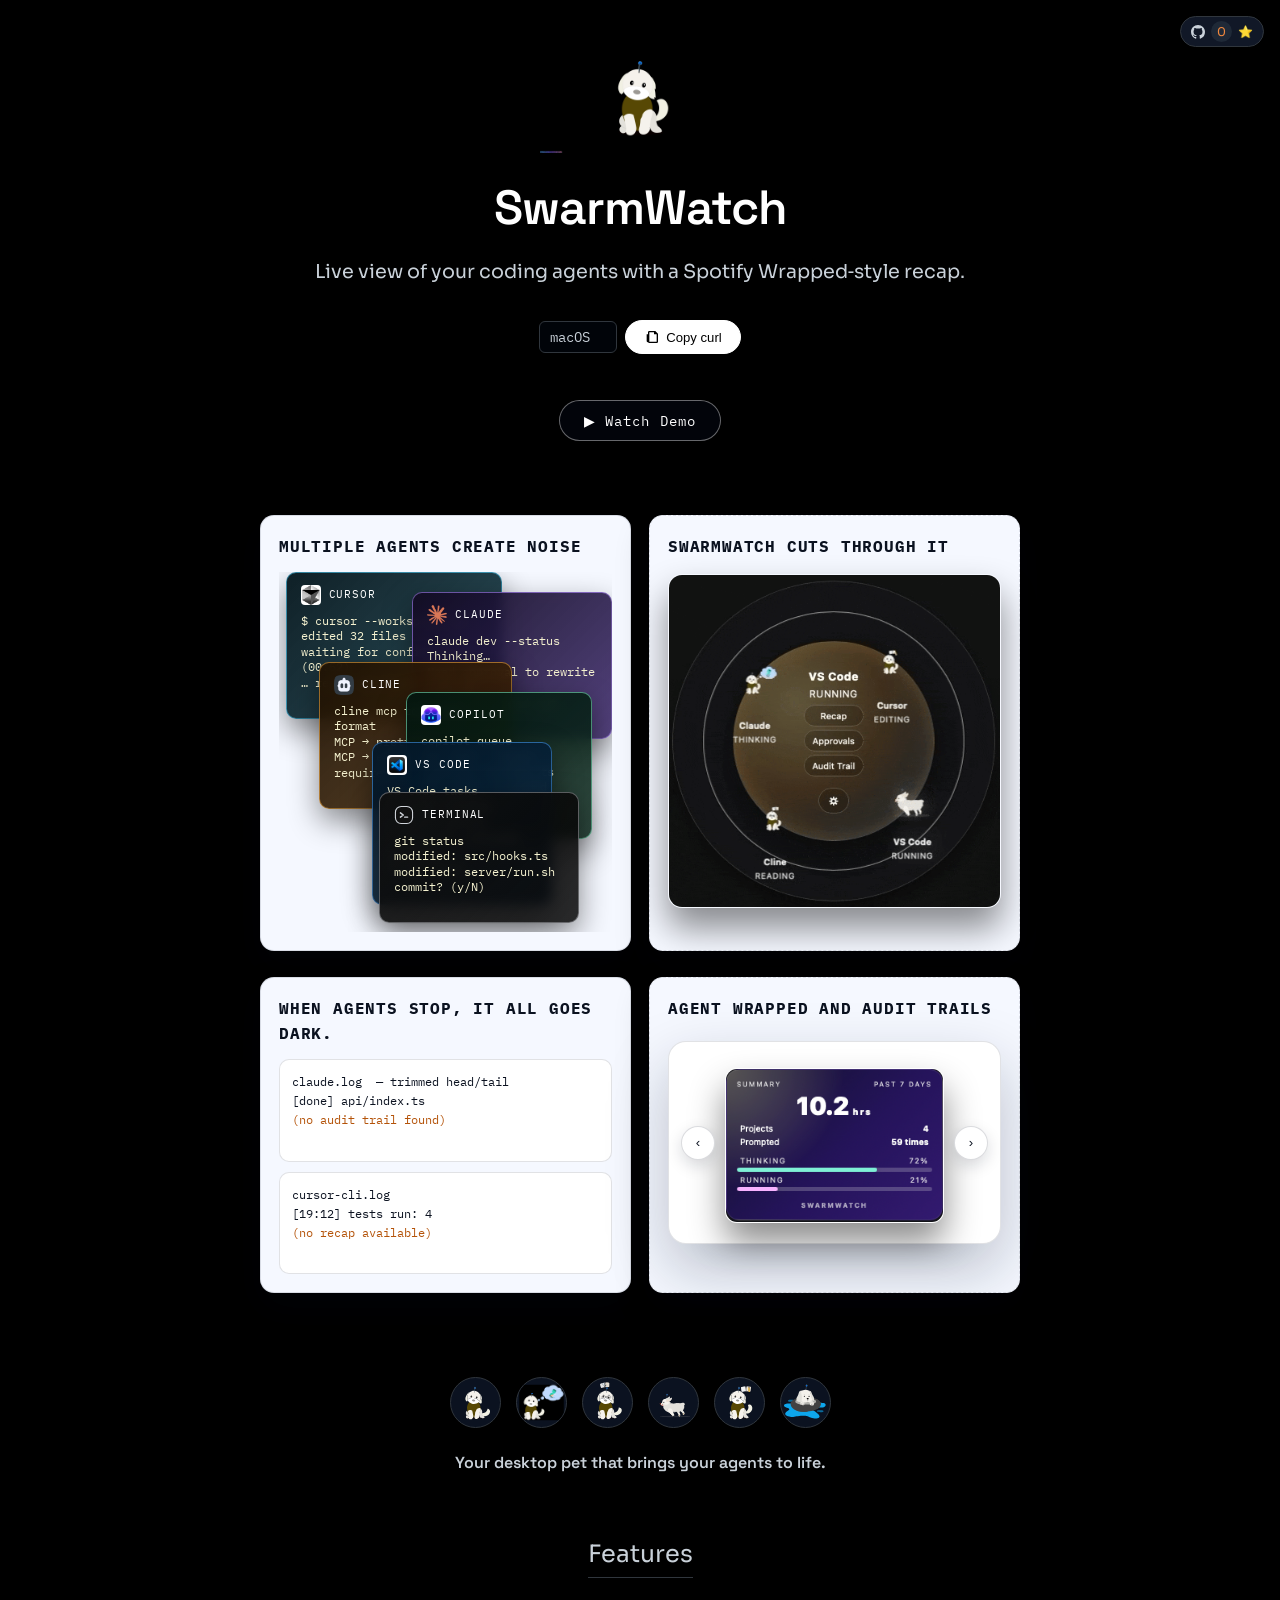
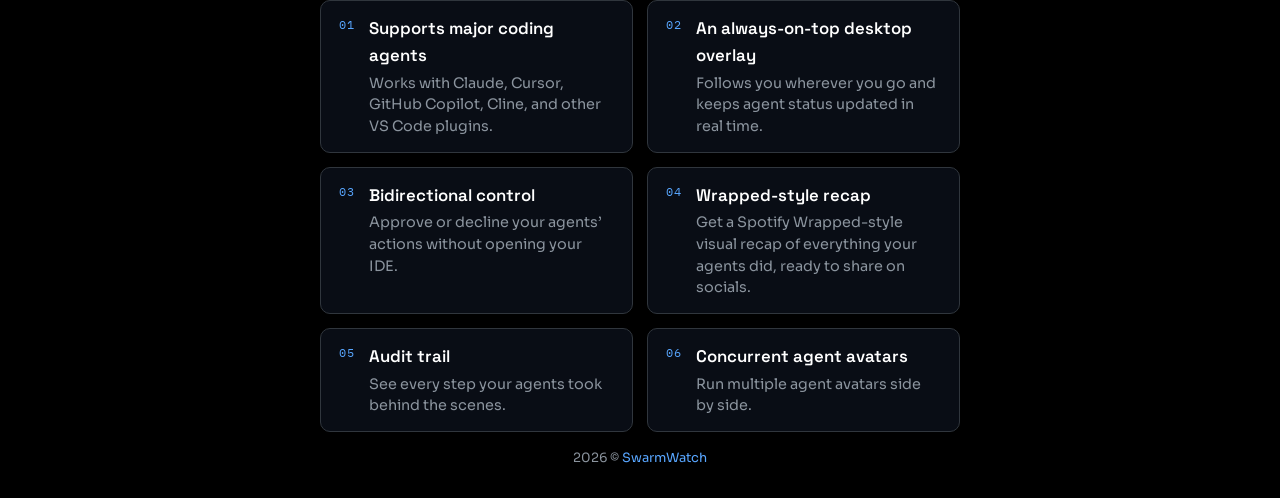
<file: index.html>
<!DOCTYPE html>
<html lang="en">
<head>
    <meta charset="UTF-8" />
    <meta name="viewport" content="width=device-width, initial-scale=1.0" />
    <title>SwarmWatch</title>

    <!-- SEO / Link unfurl (Open Graph + Twitter) -->
    <meta name="description" content="Your desktop pet that brings your agents to life." />
    <link rel="canonical" href="https://swarmpack.github.io/landing-page/" />

    <meta property="og:type" content="website" />
    <meta property="og:title" content="SwarmWatch" />
    <meta property="og:description" content="Your desktop pet that brings your agents to life." />
    <meta property="og:url" content="https://swarmpack.github.io/landing-page/" />
    <meta property="og:image" content="https://swarmpack.github.io/landing-page/assets/swarmwatch-idle.png" />
    <meta property="og:image:width" content="1920" />
    <meta property="og:image:height" content="1080" />

    <meta name="twitter:card" content="summary_large_image" />
    <meta name="twitter:title" content="SwarmWatch" />
    <meta name="twitter:description" content="Your desktop pet that brings your agents to life." />
    <meta name="twitter:image" content="https://swarmpack.github.io/landing-page/assets/swarmwatch-idle.png" />

    <link rel="preload" as="image" href="assets/swarmwatch-idle.png?v=1" imagesrcset="assets/swarmwatch-idle.png?v=1" />
    <link rel="icon" href="data:," />
    <link rel="preconnect" href="https://fonts.googleapis.com" />
    <link rel="preconnect" href="https://fonts.gstatic.com" crossorigin />
    <link href="https://fonts.googleapis.com/css2?family=Sora:wght@400;500;600&family=Space+Grotesk:wght@400;500;600&family=IBM+Plex+Mono:wght@400;500&display=swap" rel="stylesheet" />

    <style>
        :root {
            --bg-color: #000000;
            --card-bg: #161b22;
            --border-color: #30363d;
            --text-primary: #c9d1d9;
            --text-secondary: #8b949e;
            --accent-green: #2ea043;
            --accent-blue: #58a6ff;
            --accent-orange: #f0883e;
            --font-heading: 'Space Grotesk', 'Sora', 'Inter', 'Segoe UI', system-ui, -apple-system, sans-serif;
            --font-body: 'Sora', 'Inter', 'Segoe UI', system-ui, -apple-system, sans-serif;
            --font-mono: 'IBM Plex Mono', 'SFMono-Regular', Consolas, 'Liberation Mono', Menlo, monospace;
            --panel-light: #f5f8ff;
            --panel-border-light: rgba(15, 23, 42, 0.12);
            --panel-text-dark: #0b1220;
            --panel-text-muted: #3d4a5f;
        }

        * { box-sizing: border-box; }
        body {
            background-color: var(--bg-color);
            color: var(--text-primary);
            font-family: var(--font-body);
            margin: 0;
            padding: 0;
            display: flex;
            flex-direction: column;
            align-items: center;
            line-height: 1.6;
            overflow-x: hidden;
        }
        a { color: var(--accent-blue); text-decoration: none; }
        a:hover { text-decoration: underline; }

        .container {
            max-width: 800px;
            width: 100%;
            position: relative;
            padding: 40px 20px 30px;
            display: flex;
            flex-direction: column;
            align-items: center;
            gap: 28px;
        }
        header { text-align: center; margin-bottom: 4px; }

        .badge-row {
            position: fixed;
            top: 16px;
            right: 16px;
            z-index: 50;
            display: flex;
            flex-wrap: wrap;
            gap: 8px;
            justify-content: flex-end;
        }
        .badge {
            font-size: 0.75rem;
            padding: 4px 10px;
            border-radius: 999px;
            border: 1px solid var(--border-color);
            background: #111827;
            color: var(--text-secondary);
            display: inline-flex;
            align-items: center;
            gap: 6px;
        }
        .badge-icon { width: 14px; height: 14px; color: var(--text-primary); }
        .badge-icon svg { width: 100%; height: 100%; fill: currentColor; }
        .badge-value {
            padding: 1px 6px;
            border-radius: 999px;
            background: #1f2937;
            color: var(--accent-orange);
            min-width: 2ch;
            text-align: center;
        }

        .cat-head-wrapper { margin-bottom: 10px; }
        .cat-head-img { width: 200px; height: auto; }
        h1 {
            font-size: 3rem;
            margin: 0 0 10px;
            color: #fff;
            letter-spacing: -1px;
            font-family: var(--font-heading);
            font-weight: 600;
        }
        h2, h3, h4 { font-family: var(--font-heading); font-weight: 600; }
        .subtitle { font-size: 1.2rem; color: var(--text-primary); margin-bottom: 5%; }

        .cta-stack { display: flex; flex-direction: column; align-items: center; gap: 10px; margin-bottom: 12px; }
        .curl-row {
            display: flex;
            align-items: center;
            gap: 8px;
            flex-wrap: wrap;
            justify-content: center;
            margin-bottom: 4%;
        }
        .platform-select {
            border-radius: 6px;
            border: 1px solid var(--border-color);
            background: #010409;
            color: var(--text-primary);
            font-family: var(--font-mono);
            font-size: 0.85rem;
            padding: 6px 10px;
            cursor: pointer;
            appearance: none;
        }
        .platform-select:hover { background: #0b1220; }
        .platform-select:focus {
            border-color: var(--accent-blue);
            box-shadow: 0 0 0 3px rgba(88,166,255,0.15);
        }
        .curl-field {
            display: inline-flex;
            align-items: center;
            width: fit-content;
            background: #010409;
            border-radius: 6px;
            border: 1px solid var(--border-color);
            padding: 6px 10px;
            font-size: 0.85rem;
            color: var(--text-primary);
            font-family: var(--font-mono);
            box-shadow: inset 0 0 0 1px rgba(0,0,0,0.4);
        }
        .curl-prefix { color: var(--accent-green); margin-right: 6px; }
        .curl-command { white-space: nowrap; user-select: all; }

        .copy-button {
            padding: 8px 18px;
            font-size: 0.82rem;
            border-radius: 999px;
            border: 1px solid #ffffff;
            background: #ffffff;
            color: #000000;
            cursor: pointer;
            display: inline-flex;
            align-items: center;
            gap: 6px;
            transition: transform 0.2s ease, box-shadow 0.2s ease;
        }
        .copy-button:hover {
            transform: translateY(-1px);
            box-shadow: 0 8px 20px rgba(255,255,255,0.12);
        }
        .copy-icon {
            width: 16px;
            height: 16px;
            display: inline-flex;
        }
        .copy-icon svg {
            width: 100%;
            height: 100%;
            fill: currentColor;
        }
        .copy-label { font-weight: 500; }
        .demo-button {
            margin-top: 10px;
            padding: 10px 24px;
            border-radius: 999px;
            border: 1px solid rgba(255,255,255,0.4);
            background: rgba(3,5,12,0.85);
            color: #ffffff;
            font-size: 0.9rem;
            font-family: var(--font-mono);
            letter-spacing: 0.08em;
            cursor: pointer;
            transition: background 0.2s ease, transform 0.2s ease;
        }
        .demo-button:hover {
            background: rgba(255,255,255,0.12);
            transform: translateY(-1px);
        }
        .demo-modal {
            position: fixed;
            inset: 0;
            display: none;
            align-items: center;
            justify-content: center;
            background: rgba(0,0,0,0.75);
            z-index: 200;
            padding: 20px;
        }
        .demo-modal.open { display: flex; }
        .demo-modal__content {
            background: #010409;
            border: 1px solid var(--border-color);
            border-radius: 18px;
            max-width: 720px;
            width: 100%;
            aspect-ratio: 16/9;
            position: relative;
            box-shadow: 0 25px 60px rgba(0,0,0,0.6);
        }
        .demo-modal iframe {
            width: 100%;
            height: 100%;
            border: none;
            border-radius: 18px;
            background: #000;
        }
        .demo-close {
            position: absolute;
            top: 8px;
            right: 8px;
            border: none;
            background: rgba(0,0,0,0.6);
            color: #fff;
            border-radius: 50%;
            width: 32px;
            height: 32px;
            font-size: 1.1rem;
            cursor: pointer;
            z-index: 2;
        }
        .demo-close:hover { background: rgba(0,0,0,0.85); }

        .before-after {
            width: 100%;
            display: flex;
            flex-direction: column;
            gap: 26px;
            margin: 30px 0 20px;
        }
        .before-row {
            display: grid;
            grid-template-columns: repeat(auto-fit, minmax(240px, 1fr));
            gap: 18px;
            align-items: stretch;
        }
        .before-card,
        .after-placeholder {
            border: 1px solid var(--panel-border-light);
            border-radius: 14px;
            padding: 18px;
            background: var(--panel-light);
            color: var(--panel-text-dark);
            height: 100%;
            box-shadow: 0 15px 35px rgba(7, 11, 28, 0.2);
        }
        .before-heading {
            font-size: 1rem;
            font-weight: 500;
            margin: 0 0 12px;
            color: var(--panel-text-dark);
            font-family: var(--font-mono);
            letter-spacing: 0.05em;
            text-transform: uppercase;
        }
        .before-copy { margin: 0 0 14px; color: var(--text-secondary); font-size: 0.95rem; }

        .session-mess {
            position: relative;
            min-height: 360px;
            padding: 20px 0 20px;
            overflow: hidden;
        }
        .session-window {
            position: absolute;
            width: 70%;
            max-width: 320px;
            border: 1px solid rgba(255,255,255,0.15);
            border-radius: 10px;
            background: #020409;
            box-shadow: 0 12px 30px rgba(0,0,0,0.45);
            padding: 12px 14px;
            backdrop-filter: blur(6px);
        }
        .session-window:nth-child(1) { top: 0; left: 2%; width: 65%; }
        .session-window:nth-child(2) { top: 20px; right: 0; width: 60%; }
        .session-window:nth-child(3) { top: 90px; left: 12%; width: 58%; }
        .session-window:nth-child(4) { top: 120px; right: 6%; width: 56%; }
        .session-window:nth-child(5) { top: 170px; left: 28%; width: 54%; }
        .session-window:nth-child(6) { top: 220px; right: 10%; width: 60%; }
        .window-chip {
            display: inline-flex;
            align-items: center;
            gap: 8px;
            font-size: 0.7rem;
            letter-spacing: 0.08em;
            text-transform: uppercase;
            color: #fff;
            margin-bottom: 8px;
            font-family: var(--font-mono);
        }
        .window-chip img { width: 20px; height: 20px; border-radius: 4px; object-fit: cover; }
        .session-window pre {
            margin: 0;
            font-family: var(--font-mono);
            font-size: 0.72rem;
            color: #f5f2d0;
            white-space: pre-wrap;
            line-height: 1.35;
        }

        .agent-claude { background: linear-gradient(135deg, rgba(18,12,35,0.95), rgba(54,33,102,0.85)); border-color: rgba(178,141,255,0.5); }
        .agent-cursor { background: linear-gradient(135deg, rgba(2,20,27,0.95), rgba(11,52,66,0.85)); border-color: rgba(74,209,255,0.5); }
        .agent-cline { background: linear-gradient(135deg, rgba(31,18,3,0.95), rgba(69,37,4,0.85)); border-color: rgba(255,179,71,0.5); }
        .agent-copilot { background: linear-gradient(135deg, rgba(4,22,15,0.95), rgba(9,40,27,0.85)); border-color: rgba(137,255,210,0.5); }
        .agent-vscode { background: linear-gradient(135deg, rgba(3,22,39,0.95), rgba(6,38,68,0.85)); border-color: rgba(77,165,255,0.5); }
        .agent-terminal { background: linear-gradient(135deg, rgba(15,15,15,0.95), rgba(5,5,5,0.85)); border-color: rgba(209,213,219,0.4); }

        .log-stack { display: flex; flex-direction: column; gap: 10px; }
        .log-stack pre {
            margin: 0;
            font-family: var(--font-mono);
            font-size: 0.75rem;
            background: #ffffff;
            border-radius: 10px;
            border: 1px solid var(--panel-border-light);
            padding: 12px;
            color: var(--panel-text-dark);
            box-shadow: inset 0 1px 0 rgba(255,255,255,0.65);
        }
        .log-warning { color: #b45309; }

        .after-placeholder {
            border-style: dashed;
            background: var(--panel-light);
            display: flex;
            flex-direction: column;
            gap: 8px;
            justify-content: flex-start;
            align-items: flex-start;
            color: var(--panel-text-muted);
        }
        .after-placeholder span {
            font-size: 0.85rem;
            letter-spacing: 0.12em;
            text-transform: uppercase;
            color: var(--panel-text-dark);
        }
        .after-placeholder p { margin: 0; }
        .after-media img {
            width: 100%;
            height: auto;
            border-radius: 14px;
            border: 1px solid rgba(255,255,255,0.12);
            box-shadow: 0 20px 35px rgba(0,0,0,0.45);
            margin-top: 6px;
        }
        .after-slider {
            position: relative;
            width: 100%;
            margin-top: 12px;
            padding: 20px 56px;
            border-radius: 18px;
            border: 1px solid var(--panel-border-light);
            background: #ffffff;
            box-shadow: 0 25px 60px rgba(12, 23, 42, 0.25);
        }
        .after-slide { display: none; }
        .after-slide.active { display: block; }
        .after-slide img { width: 100%; height: auto; border-radius: 12px; display: block; }
        .slider-btn {
            position: absolute;
            top: 50%;
            transform: translateY(-50%);
            width: 34px;
            height: 34px;
            border-radius: 50%;
            border: 1px solid rgba(15, 23, 42, 0.15);
            background: #ffffff;
            color: var(--panel-text-dark);
            display: flex;
            align-items: center;
            justify-content: center;
            cursor: pointer;
            box-shadow: 0 6px 16px rgba(15, 23, 42, 0.15);
        }
        .slider-btn:hover { background: #f0f4ff; }
        .slider-btn.prev { left: 12px; }
        .slider-btn.next { right: 12px; }

        .avatar-band { width: 100%; text-align: center; margin: 30px 0 10px; }
        .avatar-strip {
            display: flex;
            align-items: center;
            justify-content: center;
            gap: 15px;
            flex-wrap: wrap;
            margin-top: 6px;
        }
        .avatar { width: 51px; height: 51px; border-radius: 999px; border: 1px solid var(--border-color); background: #0b1220; display: inline-flex; align-items: center; justify-content: center; overflow: hidden; animation: float 4s ease-in-out infinite; }
        .avatar-strip .avatar:nth-child(1) { animation-delay: 0s; }
        .avatar-strip .avatar:nth-child(2) { animation-delay: 0.3s; }
        .avatar-strip .avatar:nth-child(3) { animation-delay: 0.6s; }
        .avatar-strip .avatar:nth-child(4) { animation-delay: 0.9s; }
        .avatar-strip .avatar:nth-child(5) { animation-delay: 1.2s; }
        .avatar-strip .avatar:nth-child(6) { animation-delay: 1.5s; }
        .avatar img { width: 100%; height: 100%; object-fit: cover; display: block; }
        .avatar img.avatar-thinks { object-fit: contain; transform: scale(0.9091); }

        .features-container {
            width: 100%;
            margin-bottom: 12px;
            display: flex;
            flex-direction: column;
            align-items: center;
            gap: 12px;
        }
        .feature-title {
            font-size: 1.5rem;
            margin-bottom: 10px;
            border-bottom: 1px solid var(--border-color);
            display: inline-block;
            padding-bottom: 4px;
        }
        .feature-list {
            display: grid;
            gap: 12px;
            width: 100%;
            max-width: 640px;
            margin: 0 auto;
        }
        @media (min-width: 760px) {
            .feature-list { grid-template-columns: repeat(2, minmax(0, 1fr)); gap: 14px; }
        }
        .feature-row {
            display: grid;
            grid-template-columns: auto 1fr;
            gap: 14px;
            align-items: start;
            padding: 14px 18px;
            border: 1px solid var(--border-color);
            border-radius: 10px;
            background: rgba(17, 24, 39, 0.55);
        }
        .feature-index { font-family: var(--font-mono); font-size: 0.75rem; letter-spacing: 0.1em; color: var(--accent-blue); }
        .feature-row h3 { margin: 0 0 4px; font-size: 1.05rem; color: #fff; }
        .feature-row p { margin: 0; font-size: 0.9rem; color: var(--text-secondary); line-height: 1.5; }

        .footer-cat-wrapper { margin-top: -20px; margin-bottom: 2px; }
        .cat-sleeping-img { width: 110px; height: auto; opacity: 0.9; }
        footer { margin-top: -24px; color: var(--text-secondary); font-size: 0.8rem; text-align: center; }

        @media (max-width: 600px) {
            .badge-row { top: 10px; right: 10px; }
            .subtitle { padding: 0 8px; font-size: 1.05rem; }
            /* No long command displayed anymore; keep row wrapping nicely. */
            .popover-window { position: relative; bottom: auto; right: auto; margin-top: -10px; width: 90%; }
            h1 { font-size: 2.2rem; }
            .producthunt-badge img { max-width: 150px; }
        }
    </style>
</head>
<body>
<div class="container">

    <header>
        <div class="cat-head-wrapper">
            <img src="assets/swarmwatch-idle.png?v=1" alt="Product mascot" class="cat-head-img" width="200" height="113" decoding="async" fetchpriority="high" />
        </div>

        <h1>SwarmWatch</h1>
        <div class="subtitle">Live view of your coding agents with a Spotify Wrapped‑style recap.</div>

        <div class="badge-row">
            <a class="badge" href="https://github.com/SwarmPack/SwarmWatch" aria-label="GitHub stars" title="GitHub stars">
                <span class="badge-icon" aria-hidden="true">
                    <svg viewBox="0 0 16 16" xmlns="http://www.w3.org/2000/svg"><path d="M8 0C3.58 0 0 3.58 0 8c0 3.54 2.29 6.53 5.47 7.59.4.07.55-.17.55-.38 0-.19-.01-.82-.01-1.49-2.01.37-2.53-.49-2.69-.94-.09-.23-.48-.94-.82-1.13-.28-.15-.68-.52-.01-.53.63-.01 1.08.58 1.23.82.72 1.21 1.87.87 2.33.66.07-.52.28-.87.51-1.07-1.78-.2-3.64-.89-3.64-3.95 0-.87.31-1.59.82-2.15-.08-.2-.36-1.02.08-2.12 0 0 .67-.21 2.2.82.64-.18 1.32-.27 2-.27.68 0 1.36.09 2 .27 1.53-1.04 2.2-.82 2.2-.82.44 1.1.16 1.92.08 2.12.51.56.82 1.27.82 2.15 0 3.07-1.87 3.75-3.65 3.95.29.25.54.73.54 1.48 0 1.07-.01 1.93-.01 2.2 0 .21.15.46.55.38A8.01 8.01 0 0 0 16 8c0-4.42-3.58-8-8-8Z"/></svg>
                </span>
                <span class="badge-value" id="stars-count">0</span>⭐
            </a>
        </div>

        <div class="cta-stack">
            <div class="curl-row">
                <select class="platform-select" id="platform-select" aria-label="Select platform">
                    <option value="mac">macOS</option>
                    <option value="linux">Linux</option>
                    <option value="windows">Windows</option>
                </select>
                <button class="copy-button" type="button" id="copy-btn">
                    <span class="copy-icon" aria-hidden="true">
                      <svg viewBox="0 0 24 24" xmlns="http://www.w3.org/2000/svg">
                        <path d="M8 3h9l4 4v12a2 2 0 0 1-2 2H8a2 2 0 0 1-2-2V5a2 2 0 0 1 2-2zm0 2v14h11V8h-4V5H8zm-4 3h2v12H6a2 2 0 0 1-2-2V6z"/>
                      </svg>
                    </span>
                    <span class="copy-label">Copy curl</span>
                </button>
            </div>
            <button class="demo-button" type="button" id="demo-btn">▶ Watch Demo</button>
        </div>
    </header>

    <section class="before-after">
      <div class="before-row">
        <div class="before-card">
          <p class="before-heading"><strong>Multiple agents create noise</strong></p>
          <div class="session-mess" aria-hidden="true">
            <div class="session-window agent-cursor">
              <div class="window-chip">
                <img src="assets/icon-cursor.png" alt="Cursor icon" />
                <span>Cursor</span>
              </div>
              <pre>$ cursor --workspace api
edited 32 files
waiting for confirmation (00:52)
… reran npm test
              </pre>
            </div>
            <div class="session-window agent-claude">
              <div class="window-chip">
                <img src="assets/icon-claude.png" alt="Claude icon" />
                <span>Claude</span>
              </div>
              <pre>claude dev --status
Thinking…
Need approval to rewrite auth.ts
⚠︎ Prompt timed out
              </pre>
            </div>
            <div class="session-window agent-cline">
              <div class="window-chip">
                <img src="assets/icon-cline.png" alt="Cline icon" />
                <span>Cline</span>
              </div>
              <pre>cline mcp tool run format
MCP → prettier
MCP → eslint --fix
requires user consent
              </pre>
            </div>
            <div class="session-window agent-copilot">
              <div class="window-chip">
                <img src="assets/icon-copilot.png" alt="Copilot icon" />
                <span>Copilot</span>
              </div>
              <pre>copilot queue
run jest --watch
refactor handler.ts
API token exceeded retry limit
              </pre>
            </div>
            <div class="session-window agent-vscode">
              <div class="window-chip">
                <img src="assets/icon-vscode.png" alt="VS Code icon" />
                <span>VS Code</span>
              </div>
              <pre>VS Code tasks
> build overlay
> build server
> yarn dev (already running)
^C to stop?
              </pre>
            </div>
            <div class="session-window agent-terminal">
              <div class="window-chip">
                <img src="assets/icon-terminal.svg" alt="Terminal icon" />
                <span>Terminal</span>
              </div>
              <pre>git status
modified: src/hooks.ts
modified: server/run.sh
commit? (y/N)
              </pre>
            </div>
          </div>
        </div>
        <div class="after-placeholder after-media">
          <p class="before-heading"><strong>SwarmWatch cuts through it</strong></p>
          <img src="assets/after-swarmwatch.gif" alt="SwarmWatch overlay animation" loading="lazy" decoding="async" />
        </div>
      </div>

      <div class="before-row">
        <div class="before-card">
          <p class="before-heading"><strong>When agents stop, it all goes dark.</strong></p>
          <div class="log-stack">
            <pre>claude.log  — trimmed head/tail
[done] api/index.ts
<span class="log-warning">(no audit trail found)</span>
            </pre>
            <pre>cursor-cli.log
[19:12] tests run: 4
<span class="log-warning">(no recap available)</span>
            </pre>
          </div>
        </div>
        <div class="after-placeholder after-media">
          <p class="before-heading"><strong>Agent Wrapped and audit trails</strong></p>
          <div class="after-slider" aria-label="SwarmWatch recap carousel">
            <button class="slider-btn prev" type="button" aria-label="Previous card">‹</button>
            <div class="after-slide">
              <img src="assets/after-card-1.png" alt="SwarmWatch recap summary" loading="lazy" decoding="async" />
            </div>
            <div class="after-slide">
              <img src="assets/after-card-2.png" alt="SwarmWatch audit trail" loading="lazy" decoding="async" />
            </div>
            <div class="after-slide">
              <img src="assets/after-card-3.png" alt="SwarmWatch wrapped highlight" loading="lazy" decoding="async" />
            </div>
            <button class="slider-btn next" type="button" aria-label="Next card">›</button>
          </div>
        </div>
      </div>
    </section>

    <section class="avatar-band">
      <div class="avatar-strip" aria-label="Agent avatars">
        <span class="avatar"><img src="assets/Idle.svg?v=2" alt="Agent avatar 1" loading="lazy" decoding="async" /></span>
        <span class="avatar"><img src="assets/thinks.png?v=3" alt="Agent avatar 2" class="avatar-thinks" loading="lazy" decoding="async" /></span>
        <span class="avatar"><img src="assets/Read.svg?v=4" alt="Agent avatar 3" loading="lazy" decoding="async" /></span>
        <span class="avatar"><img src="assets/Run.svg?v=5" alt="Agent avatar 4" loading="lazy" decoding="async" /></span>
        <span class="avatar"><img src="assets/Edit.svg?v=6" alt="Agent avatar 5" loading="lazy" decoding="async" /></span>
        <span class="avatar"><img src="assets/Stuck.svg?v=7" alt="Agent avatar 6" loading="lazy" decoding="async" /></span>
      </div>
      <h4>Your desktop pet that brings your agents to life.</h4>
    </section>

    <div class="features-container">
      <div class="feature-title">Features</div>
      <div class="feature-list">
        <article class="feature-row">
          <span class="feature-index">01</span>
          <div>
            <h3>Supports major coding agents</h3>
            <p>Works with Claude, Cursor, GitHub Copilot, Cline, and other VS Code plugins.</p>
          </div>
        </article>
        <article class="feature-row">
          <span class="feature-index">02</span>
          <div>
            <h3>An always-on-top desktop overlay</h3>
            <p>Follows you wherever you go and keeps agent status updated in real time.</p>
          </div>
        </article>
        <article class="feature-row">
          <span class="feature-index">03</span>
          <div>
            <h3>Bidirectional control</h3>
            <p>Approve or decline your agents’ actions without opening your IDE.</p>
          </div>
        </article>
        <article class="feature-row">
          <span class="feature-index">04</span>
          <div>
            <h3>Wrapped-style recap</h3>
            <p>Get a Spotify Wrapped-style visual recap of everything your agents did, ready to share on socials.</p>
          </div>
        </article>
        <article class="feature-row">
          <span class="feature-index">05</span>
          <div>
            <h3>Audit trail</h3>
            <p>See every step your agents took behind the scenes.</p>
          </div>
        </article>
        <article class="feature-row">
          <span class="feature-index">06</span>
          <div>
            <h3>Concurrent agent avatars</h3>
            <p>Run multiple agent avatars side by side.</p>
          </div>
        </article>
      </div>
    </div>

    <footer>
        2026 © <a href="https://github.com/SwarmPack/SwarmWatch/">SwarmWatch</a>
    </footer>

    <div class="demo-modal" id="demo-modal" aria-hidden="true">
      <div class="demo-modal__content" role="dialog" aria-label="SwarmWatch demo video">
        <button class="demo-close" type="button" id="demo-close" aria-label="Close demo">×</button>
        <iframe src="https://www.youtube-nocookie.com/embed/BTbIjOn0AyI" title="SwarmWatch" allow="accelerometer; autoplay; clipboard-write; encrypted-media; gyroscope; picture-in-picture" allowfullscreen></iframe>
      </div>
    </div>

</div>

<script>
const btn = document.getElementById('copy-btn');
const platformSelect = document.getElementById('platform-select');

// NOTE: Your GitHub Pages is currently hosted under /landing-page.
// Root /install.sh will 404 until you change your Pages hosting (org pages repo).
const curlSnippets = {
  mac: 'curl -fsSL https://swarmpack.github.io/landing-page/install.sh | bash',
  linux: 'curl -fsSL https://swarmpack.github.io/landing-page/install.sh | bash',
  windows: 'iwr -useb https://swarmpack.github.io/landing-page/install.ps1 | iex'
};

function getSelectedCommand() {
  if (!platformSelect) return curlSnippets.mac;
  return curlSnippets[platformSelect.value] || curlSnippets.mac;
}

// Copy selected command (we don't render the long command in the UI)
if (btn) {
  btn.addEventListener('click', () => {
    const text = getSelectedCommand().trim();
    const label = btn.querySelector('.copy-label');
    const original = label ? label.textContent : '';
    navigator.clipboard.writeText(text).then(() => {
      if (!label) return;
      label.textContent = '✓ Copied';
      setTimeout(() => { label.textContent = original; }, 1500);
    });
  });
}

// Stars
fetch('https://api.github.com/repos/SwarmPack/SwarmWatch')
  .then((res) => res.json())
  .then((data) => {
    if (data.stargazers_count) {
      const starsEl = document.getElementById('stars-count');
      if (starsEl) starsEl.textContent = data.stargazers_count.toLocaleString('en-US');
    }
  })
  .catch(() => {});

// Slider
const slider = document.querySelector('.after-slider');
if (slider) {
  const slides = slider.querySelectorAll('.after-slide');
  const prev = slider.querySelector('.slider-btn.prev');
  const next = slider.querySelector('.slider-btn.next');
  let idx = 0;
  const update = () => slides.forEach((slide, i) => slide.classList.toggle('active', i === idx));
  if (prev) prev.addEventListener('click', () => { idx = (idx - 1 + slides.length) % slides.length; update(); });
  if (next) next.addEventListener('click', () => { idx = (idx + 1) % slides.length; update(); });
  update();
}

// Demo modal
const demoBtn = document.getElementById('demo-btn');
const demoModal = document.getElementById('demo-modal');
const demoClose = document.getElementById('demo-close');
const openDemo = () => {
  if (!demoModal) return;
  demoModal.classList.add('open');
  demoModal.setAttribute('aria-hidden', 'false');
};
const closeDemo = () => {
  if (!demoModal) return;
  demoModal.classList.remove('open');
  demoModal.setAttribute('aria-hidden', 'true');
};
if (demoBtn && demoModal && demoClose) {
  demoBtn.addEventListener('click', openDemo);
  demoClose.addEventListener('click', closeDemo);
  demoModal.addEventListener('click', (evt) => {
    if (evt.target === demoModal) closeDemo();
  });
  document.addEventListener('keydown', (evt) => {
    if (evt.key === 'Escape' && demoModal.classList.contains('open')) closeDemo();
  });
}
</script>

</body>
</html>
</file>
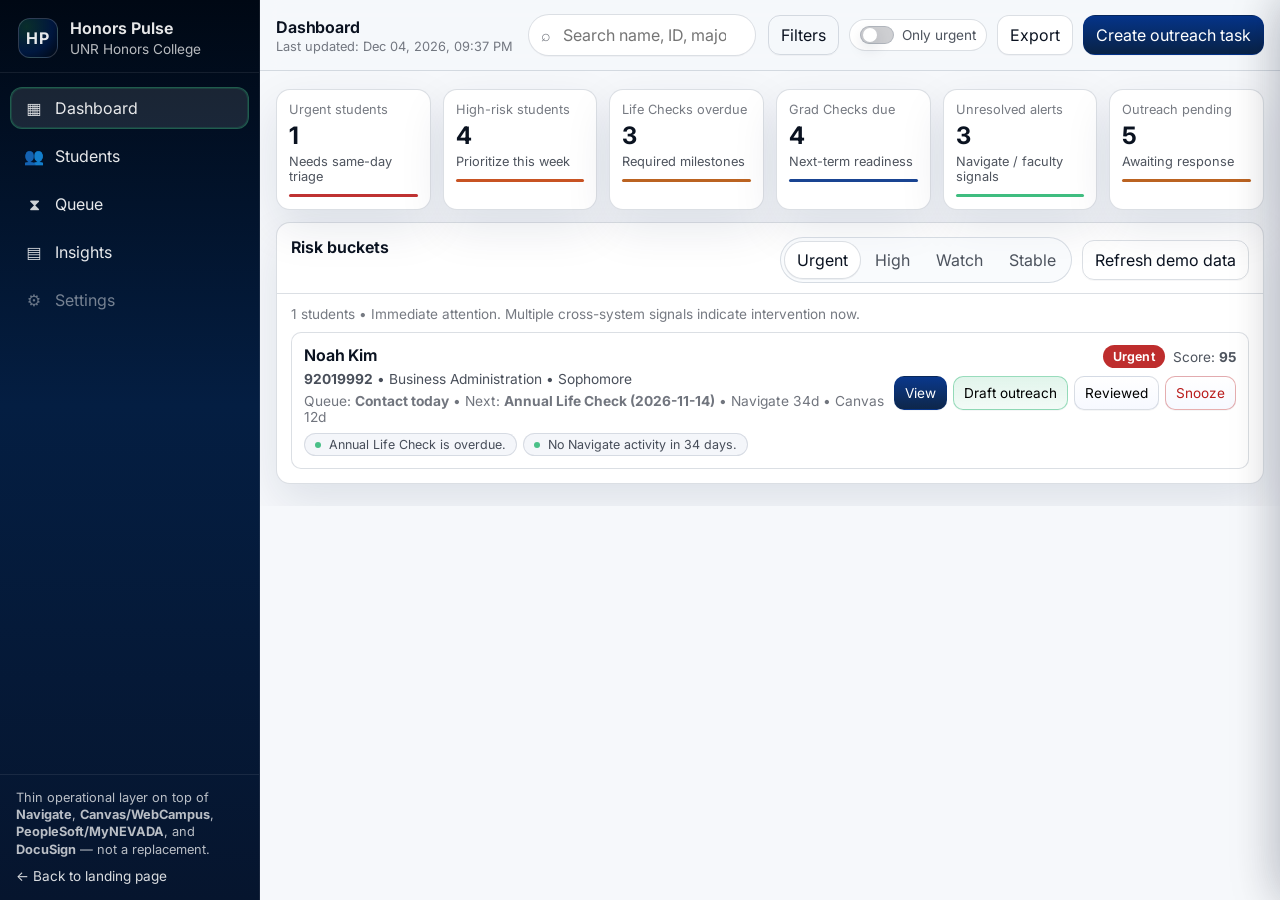
<file: honors-pulse.html>
<!doctype html>
<html lang="en">
  <head>
    <meta charset="UTF-8" />
    <meta name="viewport" content="width=device-width, initial-scale=1.0" />
    <title>Honors Pulse — UNR Honors College</title>
    <meta
      name="description"
      content="Honors Pulse: an internal UNR Honors advising triage dashboard demo."
    />

    <link rel="preconnect" href="https://fonts.googleapis.com" />
    <link rel="preconnect" href="https://fonts.gstatic.com" crossorigin />
    <link
      href="https://fonts.googleapis.com/css2?family=Inter:wght@400;500;600&display=swap"
      rel="stylesheet"
    />

    <link rel="icon" href="data:," />

    <link rel="stylesheet" href="honors-pulse.css" />
  </head>
  <body>
    <div class="hp-app" id="app">
      <!-- Sidebar -->
      <aside class="hp-sidebar" aria-label="Primary">
        <div class="hp-brand">
          <div class="hp-brand__mark" aria-hidden="true">HP</div>
          <div class="hp-brand__text">
            <div class="hp-brand__name">Honors Pulse</div>
            <a
              class="hp-brand__sub"
              href="https://www.unr.edu/honors/about"
              target="_blank"
              rel="noreferrer"
            >
              UNR Honors College
            </a>
          </div>
        </div>

        <nav class="hp-nav" aria-label="Navigation">
          <button class="hp-nav__item is-active" data-view="dashboard" type="button">
            <span class="hp-nav__icon" aria-hidden="true">▦</span>
            <span class="hp-nav__label">Dashboard</span>
          </button>
          <button class="hp-nav__item" data-view="students" type="button">
            <span class="hp-nav__icon" aria-hidden="true">👥</span>
            <span class="hp-nav__label">Students</span>
          </button>
          <button class="hp-nav__item" data-view="queue" type="button">
            <span class="hp-nav__icon" aria-hidden="true">⧗</span>
            <span class="hp-nav__label">Queue</span>
          </button>
          <button class="hp-nav__item" data-view="insights" type="button">
            <span class="hp-nav__icon" aria-hidden="true">▤</span>
            <span class="hp-nav__label">Insights</span>
          </button>

          <button class="hp-nav__item is-disabled" data-view="settings" type="button" disabled>
            <span class="hp-nav__icon" aria-hidden="true">⚙</span>
            <span class="hp-nav__label">Settings</span>
          </button>
        </nav>

        <div class="hp-sidebar__footer">
          <div class="hp-microcopy">
            Thin operational layer on top of <strong>Navigate</strong>, <strong>Canvas/WebCampus</strong>,
            <strong>PeopleSoft/MyNEVADA</strong>, and <strong>DocuSign</strong> — not a replacement.
          </div>
          <a class="hp-backlink" href="index.html">← Back to landing page</a>
        </div>
      </aside>

      <!-- Main -->
      <div class="hp-main">
        <!-- Header -->
        <header class="hp-header" aria-label="Global controls">
          <div class="hp-header__left">
            <div class="hp-page-title" id="page-title">Dashboard</div>
            <div class="hp-last-updated" id="last-updated">Last updated: —</div>
          </div>

          <div class="hp-header__center">
            <label class="hp-search" aria-label="Search students">
              <span class="hp-search__icon" aria-hidden="true">⌕</span>
              <input
                id="global-search"
                type="search"
                placeholder="Search name, ID, major, advisor, reasons…"
                autocomplete="off"
              />
            </label>
          </div>

          <div class="hp-header__right">
            <button class="hp-btn hp-btn--ghost" id="filter-btn" type="button">Filters</button>
            <label class="hp-toggle" title="Show only Urgent risk tier">
              <input id="only-urgent" type="checkbox" />
              <span class="hp-toggle__track" aria-hidden="true"></span>
              <span class="hp-toggle__label">Only urgent</span>
            </label>

            <button class="hp-btn" id="export-btn" type="button">Export</button>
            <button class="hp-btn hp-btn--primary" id="create-task-btn" type="button">
              Create outreach task
            </button>
          </div>
        </header>

        <!-- Content -->
        <main class="hp-content" id="content" tabindex="-1">
          <!-- Dashboard view -->
          <section class="hp-view" id="view-dashboard" data-view="dashboard">
            <div class="hp-kpis" id="kpi-row" aria-label="Key performance indicators"></div>

            <div class="hp-panel">
              <div class="hp-panel__head">
                <div class="hp-panel__title">Risk buckets</div>
                <div class="hp-panel__actions">
                  <div class="hp-tabs" role="tablist" aria-label="Risk buckets">
                    <button class="hp-tab" data-bucket="Urgent" type="button" role="tab">Urgent</button>
                    <button class="hp-tab" data-bucket="High" type="button" role="tab">High</button>
                    <button class="hp-tab" data-bucket="Watch" type="button" role="tab">Watch</button>
                    <button class="hp-tab" data-bucket="Stable" type="button" role="tab">Stable</button>
                  </div>
                  <button class="hp-btn hp-btn--ghost" id="refresh-btn" type="button">
                    Refresh demo data
                  </button>
                </div>
              </div>

              <div class="hp-queue" aria-label="Student queue">
                <div class="hp-queue__meta" id="queue-meta"></div>
                <div class="hp-student-list" id="student-list"></div>
              </div>
            </div>
          </section>

          <!-- Students view -->
          <section class="hp-view" id="view-students" data-view="students" hidden>
            <div class="hp-panel">
              <div class="hp-panel__head">
                <div class="hp-panel__title">All students</div>
                <div class="hp-panel__subtitle">
                  This view uses the same search/filters as the dashboard queue.
                </div>
              </div>
              <div class="hp-student-list" id="all-student-list"></div>
            </div>
          </section>

          <!-- Queue view -->
          <section class="hp-view" id="view-queue" data-view="queue" hidden>
            <div class="hp-panel">
              <div class="hp-panel__head">
                <div class="hp-panel__title">Operational queues</div>
                <div class="hp-panel__subtitle">
                  Track follow-up status. This is a demo workflow layer; it does not replace Navigate scheduling.
                </div>
              </div>
              <div class="hp-queues" id="queues"></div>
            </div>
          </section>

          <!-- Insights view -->
          <section class="hp-view" id="view-insights" data-view="insights" hidden>
            <div class="hp-grid-2">
              <div class="hp-panel">
                <div class="hp-panel__head">
                  <div class="hp-panel__title">Students by risk tier</div>
                  <div class="hp-panel__subtitle">Counts recompute from the mock data + rules engine.</div>
                </div>
                <div id="chart-risk" class="hp-chart" aria-label="Bar chart"></div>
              </div>

              <div class="hp-panel">
                <div class="hp-panel__head">
                  <div class="hp-panel__title">Top reason categories</div>
                  <div class="hp-panel__subtitle">What’s driving the queue right now.</div>
                </div>
                <div id="chart-reasons" class="hp-chart" aria-label="Donut chart"></div>
              </div>
            </div>

            <div class="hp-panel">
              <div class="hp-panel__head">
                <div class="hp-panel__title">Watchlist (unresolved)</div>
                <div class="hp-panel__subtitle">
                  Fast triage list: highest risk scores with incomplete milestones or alerts.
                </div>
              </div>
              <div class="hp-student-list" id="insights-list"></div>
            </div>
          </section>
        </main>
      </div>

      <!-- Student drawer -->
      <div class="hp-drawer-backdrop" id="drawer-backdrop" hidden></div>
      <aside class="hp-drawer" id="student-drawer" aria-label="Student detail" aria-hidden="true">
        <div class="hp-drawer__head">
          <div class="hp-drawer__title" id="drawer-title">Student</div>
          <button class="hp-icon-btn" id="drawer-close" type="button" aria-label="Close">×</button>
        </div>
        <div class="hp-drawer__body" id="drawer-body"></div>
      </aside>

      <!-- Filters drawer -->
      <div class="hp-modal-backdrop" id="filters-backdrop" hidden></div>
      <aside class="hp-filters" id="filters" aria-label="Filters" aria-hidden="true">
        <div class="hp-filters__head">
          <div class="hp-filters__title">Filters</div>
          <button class="hp-icon-btn" id="filters-close" type="button" aria-label="Close">×</button>
        </div>
        <div class="hp-filters__body" id="filters-body"></div>
        <div class="hp-filters__foot">
          <button class="hp-btn hp-btn--ghost" id="reset-filters" type="button">Reset</button>
          <button class="hp-btn hp-btn--primary" id="apply-filters" type="button">Apply filters</button>
        </div>
      </aside>

      <!-- Outreach modal -->
      <div class="hp-modal" id="outreach-modal" aria-hidden="true" hidden>
        <div class="hp-modal__content" role="dialog" aria-label="Draft outreach">
          <div class="hp-modal__head">
            <div class="hp-modal__title">Draft outreach</div>
            <button class="hp-icon-btn" id="outreach-close" type="button" aria-label="Close">×</button>
          </div>
          <div class="hp-modal__body" id="outreach-body"></div>
          <div class="hp-modal__foot">
            <button class="hp-btn hp-btn--ghost" id="outreach-cancel" type="button">Cancel</button>
            <button class="hp-btn" id="outreach-save" type="button">Save draft</button>
            <button class="hp-btn hp-btn--primary" id="outreach-sent" type="button">Mark sent</button>
          </div>
        </div>
      </div>
    </div>

    <script src="honors-pulse.js"></script>
  </body>
</html>
</file>
<file: honors-pulse.css>
:root {
  /* UNR-inspired: black/navy + Nevada blue + white + subtle green outline accent */
  --navy: #041e42;
  --nevada-blue: #003087;
  --green-accent: #2bb673;

  --bg: #f6f8fb;
  --panel: #ffffff;
  --border: rgba(4, 30, 66, 0.14);
  --text: #0a1220;
  --muted: rgba(10, 18, 32, 0.72);
  --muted-2: rgba(10, 18, 32, 0.56);
  --shadow: 0 18px 46px rgba(4, 30, 66, 0.10);

  --accent: var(--nevada-blue);
  --accent-2: var(--green-accent);

  --stable: #0f8a53;
  --watch: #b45309;
  --high: #c2410c;
  --urgent: #b91c1c;

  --radius: 14px;
  --radius-sm: 10px;
  --font: Inter, system-ui, -apple-system, Segoe UI, Roboto, Helvetica, Arial, "Apple Color Emoji",
    "Segoe UI Emoji";
}

* { box-sizing: border-box; }
html, body { height: 100%; }

/* Ensure the native `hidden` attribute always wins over component display styles. */
[hidden] { display: none !important; }

body {
  margin: 0;
  font-family: var(--font);
  color: var(--text);
  background: var(--bg);
}

::selection {
  background: rgba(43, 182, 115, 0.25);
}

a { color: var(--accent-2); text-decoration: none; }
a:hover { text-decoration: underline; }

.hp-student__line {
  margin-top: 6px;
  font-size: 0.86rem;
  color: rgba(10, 18, 32, 0.74);
}

.hp-student__line--muted {
  color: rgba(10, 18, 32, 0.58);
}

.hp-flag {
  display: inline-flex;
  align-items: center;
  gap: 8px;
  padding: 3px 10px;
  border-radius: 999px;
  font-size: 0.78rem;
  color: rgba(10, 18, 32, 0.74);
  border: 1px solid rgba(4, 30, 66, 0.12);
  background: rgba(0, 48, 135, 0.045);
}

.hp-flag::before {
  content: "";
  width: 6px;
  height: 6px;
  border-radius: 50%;
  background: rgba(43, 182, 115, 0.85);
}

button, input, select, textarea {
  font-family: inherit;
  font-size: inherit;
}

.hp-app {
  display: grid;
  grid-template-columns: 260px 1fr;
  height: 100vh;
  overflow: hidden;
}

/* Sidebar */
.hp-sidebar {
  background: linear-gradient(180deg, #000814 0%, var(--navy) 45%, #06152e 100%);
  color: rgba(255, 255, 255, 0.9);
  border-right: 1px solid rgba(255, 255, 255, 0.08);
  display: flex;
  flex-direction: column;
}

.hp-brand {
  padding: 18px 18px 14px;
  display: flex;
  gap: 12px;
  align-items: center;
  border-bottom: 1px solid rgba(255, 255, 255, 0.08);
}

.hp-brand__mark {
  width: 40px;
  height: 40px;
  border-radius: 12px;
  display: grid;
  place-items: center;
  font-weight: 700;
  letter-spacing: 0.06em;
  background: radial-gradient(circle at 20% 20%, rgba(43, 182, 115, 0.22), rgba(0, 48, 135, 0.35) 60%, rgba(0, 0, 0, 0.35));
  border: 1px solid rgba(255, 255, 255, 0.18);
}

.hp-brand__name { font-weight: 650; }
.hp-brand__sub { font-size: 0.85rem; color: rgba(255, 255, 255, 0.72); }
.hp-brand__sub:hover { color: rgba(255, 255, 255, 0.92); }

.hp-nav {
  padding: 14px 10px;
  display: flex;
  flex-direction: column;
  gap: 6px;
}

.hp-nav__item {
  width: 100%;
  border: 1px solid transparent;
  background: transparent;
  color: inherit;
  display: flex;
  align-items: center;
  gap: 10px;
  padding: 10px 12px;
  border-radius: 12px;
  cursor: pointer;
  text-align: left;
}

.hp-nav__icon {
  width: 22px;
  text-align: center;
  opacity: 0.9;
}

.hp-nav__item:hover {
  background: rgba(255, 255, 255, 0.06);
}

.hp-nav__item.is-active {
  background: rgba(255, 255, 255, 0.10);
  border-color: rgba(43, 182, 115, 0.38);
  box-shadow: 0 0 0 1px rgba(43, 182, 115, 0.18) inset;
}

.hp-nav__item.is-disabled {
  opacity: 0.5;
  cursor: not-allowed;
}

.hp-sidebar__footer {
  margin-top: auto;
  padding: 14px 16px 16px;
  border-top: 1px solid rgba(255, 255, 255, 0.08);
  display: flex;
  flex-direction: column;
  gap: 10px;
}

.hp-microcopy {
  font-size: 0.8rem;
  line-height: 1.35;
  color: rgba(255, 255, 255, 0.72);
}

.hp-backlink {
  font-size: 0.85rem;
  color: rgba(255, 255, 255, 0.85);
}

/* Main / header */
.hp-main { display: flex; flex-direction: column; min-width: 0; }

.hp-header {
  background: rgba(246, 248, 251, 0.90);
  backdrop-filter: blur(10px);
  border-bottom: 1px solid var(--border);
  padding: 14px 16px;
  display: grid;
  grid-template-columns: 240px 1fr auto;
  gap: 12px;
  align-items: center;
}

.hp-page-title { font-weight: 650; letter-spacing: -0.01em; }
.hp-last-updated { font-size: 0.8rem; color: var(--muted-2); margin-top: 2px; }

.hp-search {
  display: flex;
  align-items: center;
  gap: 10px;
  background: var(--panel);
  border: 1px solid var(--border);
  border-radius: 999px;
  padding: 9px 12px;
  box-shadow: 0 1px 0 rgba(15, 23, 42, 0.03);
}
.hp-search:focus-within {
  border-color: rgba(0, 48, 135, 0.35);
  box-shadow: 0 0 0 3px rgba(0, 48, 135, 0.10);
}
.hp-search__icon { color: var(--muted-2); }
.hp-search input {
  border: none;
  outline: none;
  width: 100%;
  background: transparent;
}

.hp-header__right { display: flex; align-items: center; gap: 10px; flex-wrap: wrap; justify-content: flex-end; }

.hp-btn {
  border: 1px solid var(--border);
  background: var(--panel);
  padding: 9px 12px;
  border-radius: 12px;
  cursor: pointer;
  color: var(--text);
  box-shadow: 0 1px 0 rgba(15, 23, 42, 0.03);
}
.hp-btn:hover { background: rgba(255, 255, 255, 0.92); border-color: rgba(4, 30, 66, 0.20); }
.hp-btn:active { transform: translateY(1px); }

.hp-btn:focus-visible,
.hp-action:focus-visible,
.hp-icon-btn:focus-visible {
  outline: none;
  box-shadow: 0 0 0 3px rgba(43, 182, 115, 0.22);
  border-color: rgba(43, 182, 115, 0.55);
}

.hp-btn--primary {
  background: linear-gradient(180deg, rgba(0, 48, 135, 0.98), rgba(4, 30, 66, 0.98));
  color: #fff;
  border-color: rgba(0, 48, 135, 0.35);
}
.hp-btn--primary:hover { filter: brightness(1.04); }

.hp-btn--ghost {
  background: transparent;
}

.hp-btn--ghost:hover {
  background: rgba(0, 48, 135, 0.06);
}

.hp-icon-btn {
  border: 1px solid var(--border);
  background: var(--panel);
  border-radius: 10px;
  width: 34px;
  height: 34px;
  cursor: pointer;
}
.hp-icon-btn:hover { background: rgba(255, 255, 255, 0.85); }

.hp-toggle {
  display: inline-flex;
  align-items: center;
  gap: 8px;
  padding: 6px 10px;
  border-radius: 999px;
  border: 1px solid var(--border);
  background: var(--panel);
}
.hp-toggle input { display: none; }
.hp-toggle__track {
  width: 34px;
  height: 18px;
  border-radius: 999px;
  position: relative;
  background: rgba(11, 18, 32, 0.20);
  border: 1px solid var(--border);
}
.hp-toggle__track::after {
  content: "";
  position: absolute;
  top: 50%;
  left: 2px;
  transform: translateY(-50%);
  width: 14px;
  height: 14px;
  border-radius: 50%;
  background: #fff;
  box-shadow: 0 6px 16px rgba(15, 23, 42, 0.18);
  transition: left 160ms ease, background 160ms ease;
}
.hp-toggle input:checked + .hp-toggle__track {
  background: rgba(43, 182, 115, 0.35);
}
.hp-toggle input:checked + .hp-toggle__track::after {
  left: 18px;
  background: #eafffb;
}
.hp-toggle__label { font-size: 0.85rem; color: var(--muted); }

/* Content */
.hp-content {
  padding: 18px 16px 22px;
  overflow: auto;
}

.hp-panel {
  background: var(--panel);
  border: 1px solid var(--border);
  border-radius: var(--radius);
  box-shadow: var(--shadow);
}

.hp-panel__head {
  padding: 14px 14px 10px;
  border-bottom: 1px solid var(--border);
  display: flex;
  align-items: flex-start;
  justify-content: space-between;
  gap: 12px;
  flex-wrap: wrap;
}

.hp-panel__title { font-weight: 650; }
.hp-panel__subtitle { color: var(--muted-2); font-size: 0.85rem; margin-top: 4px; }

.hp-panel__actions { display: flex; align-items: center; gap: 10px; flex-wrap: wrap; }

.hp-kpis {
  display: grid;
  grid-template-columns: repeat(6, minmax(0, 1fr));
  gap: 12px;
  margin-bottom: 12px;
}

.hp-kpi {
  background: var(--panel);
  border: 1px solid var(--border);
  border-radius: var(--radius);
  padding: 12px 12px;
  box-shadow: var(--shadow);
  min-width: 0;
}
.hp-kpi:hover {
  border-color: rgba(0, 48, 135, 0.18);
}
.hp-kpi__label { font-size: 0.8rem; color: var(--muted-2); }
.hp-kpi__value { font-size: 1.5rem; font-weight: 700; letter-spacing: -0.03em; margin-top: 4px; }
.hp-kpi__note { font-size: 0.8rem; color: var(--muted); margin-top: 4px; }
.hp-kpi__accent { height: 3px; border-radius: 999px; margin-top: 10px; opacity: 0.9; }

.hp-tabs {
  border: 1px solid var(--border);
  border-radius: 999px;
  padding: 3px;
  background: rgba(245, 247, 251, 0.55);
  display: inline-flex;
  gap: 2px;
}

.hp-tab {
  border: none;
  background: transparent;
  padding: 8px 12px;
  border-radius: 999px;
  cursor: pointer;
  color: var(--muted);
}
.hp-tab.is-active {
  background: var(--panel);
  color: var(--text);
  box-shadow: 0 1px 0 rgba(15, 23, 42, 0.05);
  border: 1px solid var(--border);
}

.hp-queue { padding: 12px 14px 14px; }
.hp-queue__meta { font-size: 0.85rem; color: var(--muted-2); margin-bottom: 10px; }

.hp-student-list { display: grid; gap: 10px; }

.hp-student {
  border: 1px solid var(--border);
  border-radius: var(--radius-sm);
  padding: 12px;
  display: grid;
  grid-template-columns: 1fr auto;
  gap: 10px;
  background: #fff;
}

.hp-student:hover {
  border-color: rgba(43, 182, 115, 0.35);
  box-shadow: 0 14px 34px rgba(4, 30, 66, 0.10);
}

.hp-student__name { font-weight: 650; letter-spacing: -0.01em; }
.hp-student__meta { font-size: 0.85rem; color: var(--muted-2); margin-top: 4px; display: flex; flex-wrap: wrap; gap: 10px; }
.hp-pill {
  display: inline-flex;
  align-items: center;
  gap: 6px;
  padding: 3px 10px;
  border-radius: 999px;
  border: 1px solid var(--border);
  background: rgba(245, 247, 251, 0.7);
  font-size: 0.78rem;
  color: var(--muted);
  white-space: nowrap;
}

.hp-badge {
  display: inline-flex;
  align-items: center;
  padding: 4px 10px;
  border-radius: 999px;
  color: #fff;
  font-size: 0.78rem;
  font-weight: 650;
  letter-spacing: 0.02em;
  white-space: nowrap;
}
.hp-badge[data-tier="Stable"] { background: rgba(15, 138, 83, 0.92); }
.hp-badge[data-tier="Watch"] { background: rgba(180, 83, 9, 0.92); }
.hp-badge[data-tier="High"] { background: rgba(194, 65, 12, 0.92); }
.hp-badge[data-tier="Urgent"] { background: rgba(185, 28, 28, 0.92); }

.hp-student__reasons {
  margin-top: 8px;
  display: flex;
  flex-wrap: wrap;
  gap: 6px;
}

.hp-student__right {
  display: flex;
  flex-direction: column;
  gap: 8px;
  align-items: flex-end;
  min-width: 200px;
}

.hp-student__score {
  font-size: 0.85rem;
  color: var(--muted);
  display: flex;
  gap: 8px;
  align-items: center;
}

.hp-actions { display: flex; gap: 6px; flex-wrap: wrap; justify-content: flex-end; }
.hp-action {
  border: 1px solid rgba(4, 30, 66, 0.14);
  background: linear-gradient(180deg, #ffffff, #f7f9ff);
  border-radius: 10px;
  padding: 8px 10px;
  cursor: pointer;
  font-size: 0.85rem;
  box-shadow: 0 1px 0 rgba(4, 30, 66, 0.04);
}
.hp-action:hover {
  background: linear-gradient(180deg, #ffffff, rgba(0, 48, 135, 0.04));
  border-color: rgba(0, 48, 135, 0.20);
}

.hp-action.is-danger { border-color: rgba(185, 28, 28, 0.35); color: rgba(185, 28, 28, 1); }

.hp-action--primary {
  background: linear-gradient(180deg, rgba(0, 48, 135, 0.96), rgba(4, 30, 66, 0.96));
  color: #fff;
  border-color: rgba(0, 48, 135, 0.35);
}
.hp-action--primary:hover {
  filter: brightness(1.04);
  border-color: rgba(43, 182, 115, 0.35);
}

.hp-action--accent {
  border-color: rgba(43, 182, 115, 0.45);
  background: linear-gradient(180deg, rgba(43, 182, 115, 0.14), rgba(43, 182, 115, 0.06));
}
.hp-action--accent:hover {
  border-color: rgba(43, 182, 115, 0.65);
  background: linear-gradient(180deg, rgba(43, 182, 115, 0.18), rgba(43, 182, 115, 0.08));
}

.hp-details {
  margin-top: 10px;
  border: 1px solid rgba(4, 30, 66, 0.12);
  border-radius: 12px;
  background: rgba(245, 247, 251, 0.55);
  padding: 10px;
}

.hp-details > summary {
  cursor: pointer;
  font-weight: 650;
  color: rgba(10, 18, 32, 0.74);
}

.hp-details__body {
  margin-top: 10px;
}

.hp-action[data-action="view"],
.hp-action[data-drawer-action="outreach"],
.hp-action[data-reco-action="draft"] {
  border-color: rgba(0, 48, 135, 0.25);
}

/* Drawer */
.hp-drawer-backdrop,
.hp-modal-backdrop {
  position: fixed;
  inset: 0;
  background: rgba(10, 18, 32, 0.42);
  backdrop-filter: blur(2px);
  z-index: 60;
}

.hp-drawer {
  position: fixed;
  top: 0;
  right: 0;
  height: 100vh;
  width: min(460px, 92vw);
  background: var(--panel);
  border-left: 1px solid var(--border);
  box-shadow: -20px 0 50px rgba(10, 22, 45, 0.18);
  transform: translateX(105%);
  transition: transform 180ms ease;
  z-index: 70;
  display: flex;
  flex-direction: column;
}

.hp-drawer.is-open { transform: translateX(0); }

.hp-drawer__head {
  padding: 12px 12px;
  border-bottom: 1px solid var(--border);
  display: flex;
  justify-content: space-between;
  align-items: center;
}
.hp-drawer__title { font-weight: 650; }
.hp-drawer__body { padding: 12px; overflow: auto; }

.hp-section { border: 1px solid var(--border); border-radius: var(--radius); padding: 12px; background: rgba(245, 247, 251, 0.55); }
.hp-section + .hp-section { margin-top: 10px; }
.hp-section__title { font-weight: 650; margin-bottom: 8px; }
.hp-section__muted { color: var(--muted-2); font-size: 0.85rem; }

.hp-profile {
  display: grid;
  grid-template-columns: 1fr;
  gap: 8px;
}
.hp-profile__top {
  display: flex;
  justify-content: space-between;
  gap: 10px;
  flex-wrap: wrap;
}

.hp-profile__name { font-weight: 700; font-size: 1.05rem; }
.hp-profile__sub { color: var(--muted-2); font-size: 0.85rem; margin-top: 4px; }
.hp-tagrow { display: flex; flex-wrap: wrap; gap: 6px; }

.hp-kv { display: grid; grid-template-columns: 1fr auto; gap: 10px; padding: 7px 0; border-bottom: 1px solid rgba(15, 23, 42, 0.08); }
.hp-kv:last-child { border-bottom: none; }
.hp-kv__k { color: var(--muted); font-size: 0.85rem; }
.hp-kv__v { font-weight: 600; font-size: 0.85rem; }
.hp-kv__v.is-warn { color: var(--watch); }
.hp-kv__v.is-high { color: var(--high); }
.hp-kv__v.is-urgent { color: var(--urgent); }

.hp-checklist { display: grid; gap: 6px; }
.hp-check {
  display: grid;
  grid-template-columns: 14px 1fr auto;
  gap: 10px;
  align-items: center;
  padding: 7px 9px;
  border-radius: 12px;
  border: 1px solid rgba(15, 23, 42, 0.10);
  background: #fff;
}
.hp-dot {
  width: 10px;
  height: 10px;
  border-radius: 50%;
  background: rgba(11, 18, 32, 0.25);
}
.hp-dot.is-ok { background: rgba(15, 138, 83, 0.9); }
.hp-dot.is-due { background: rgba(180, 83, 9, 0.92); }
.hp-dot.is-overdue { background: rgba(185, 28, 28, 0.92); }

.hp-timeline { display: grid; gap: 8px; }
.hp-event {
  display: grid;
  grid-template-columns: 78px 1fr;
  gap: 10px;
  padding: 9px;
  border-radius: 12px;
  border: 1px solid rgba(15, 23, 42, 0.10);
  background: #fff;
}
.hp-event__date { color: var(--muted-2); font-size: 0.82rem; }
.hp-event__desc { font-size: 0.88rem; }
.hp-event__type { font-size: 0.78rem; color: var(--muted); margin-top: 2px; }

.hp-reco {
  border-left: 4px solid rgba(43, 182, 115, 0.75);
  background: #fff;
  padding: 10px 10px;
  border-radius: 12px;
  border: 1px solid rgba(15, 23, 42, 0.10);
}

/* Filters drawer */
.hp-filters {
  position: fixed;
  top: 0;
  right: 0;
  height: 100vh;
  width: min(420px, 92vw);
  background: var(--panel);
  border-left: 1px solid var(--border);
  box-shadow: -20px 0 50px rgba(10, 22, 45, 0.18);
  transform: translateX(105%);
  transition: transform 180ms ease;
  z-index: 80;
  display: flex;
  flex-direction: column;
}
.hp-filters.is-open { transform: translateX(0); }
.hp-filters__head {
  padding: 12px 12px;
  border-bottom: 1px solid var(--border);
  display: flex;
  justify-content: space-between;
  align-items: center;
}
.hp-filters__title { font-weight: 650; }
.hp-filters__body { padding: 12px; overflow: auto; }
.hp-filters__foot {
  padding: 12px;
  border-top: 1px solid var(--border);
  display: flex;
  justify-content: flex-end;
  gap: 8px;
}

.hp-filter-group { border: 1px solid var(--border); border-radius: var(--radius); padding: 12px; }
.hp-filter-group + .hp-filter-group { margin-top: 10px; }
.hp-filter-group__title { font-weight: 650; margin-bottom: 8px; }
.hp-filter-group__hint { color: var(--muted-2); font-size: 0.85rem; margin-bottom: 10px; }

.hp-checkrow { display: flex; gap: 8px; flex-wrap: wrap; }
.hp-checkrow label {
  display: inline-flex;
  align-items: center;
  gap: 8px;
  padding: 7px 10px;
  border-radius: 12px;
  border: 1px solid rgba(15, 23, 42, 0.10);
  background: rgba(245, 247, 251, 0.55);
  cursor: pointer;
}
.hp-checkrow input { width: 14px; height: 14px; }

.hp-field {
  display: grid;
  gap: 6px;
  margin-top: 10px;
}
.hp-field label { font-size: 0.85rem; color: var(--muted); }
.hp-field input,
.hp-field select,
.hp-field textarea {
  border: 1px solid var(--border);
  border-radius: 12px;
  padding: 9px 10px;
  outline: none;
  background: #fff;
}
.hp-field textarea { min-height: 110px; resize: vertical; }

/* Modal */
.hp-modal {
  position: fixed;
  inset: 0;
  z-index: 100;
  display: grid;
  place-items: center;
  background: rgba(10, 18, 32, 0.45);
  backdrop-filter: blur(3px);
  padding: 14px;
}

.hp-modal__content {
  width: min(760px, 96vw);
  background: var(--panel);
  border: 1px solid var(--border);
  border-radius: var(--radius);
  box-shadow: 0 30px 80px rgba(10, 22, 45, 0.25);
  overflow: hidden;
}

.hp-modal__head {
  padding: 12px 12px;
  border-bottom: 1px solid var(--border);
  display: flex;
  justify-content: space-between;
  align-items: center;
}
.hp-modal__title { font-weight: 650; }
.hp-modal__body { padding: 12px; }
.hp-modal__foot {
  padding: 12px;
  border-top: 1px solid var(--border);
  display: flex;
  justify-content: flex-end;
  gap: 8px;
  flex-wrap: wrap;
}

/* Insights */
.hp-grid-2 {
  display: grid;
  grid-template-columns: repeat(2, minmax(0, 1fr));
  gap: 12px;
  margin-bottom: 12px;
}

.hp-chart { padding: 12px 14px 14px; }

.hp-bars { display: grid; gap: 10px; }
.hp-bar {
  display: grid;
  grid-template-columns: 70px 1fr 40px;
  gap: 10px;
  align-items: center;
}
.hp-bar__label { color: var(--muted); font-size: 0.85rem; }
.hp-bar__track { background: rgba(11, 18, 32, 0.10); border-radius: 999px; height: 10px; overflow: hidden; }
.hp-bar__fill { height: 100%; border-radius: 999px; }
.hp-bar__value { font-weight: 650; color: var(--muted); font-size: 0.85rem; text-align: right; }

.hp-donut {
  display: grid;
  grid-template-columns: 140px 1fr;
  gap: 16px;
  align-items: center;
}
.hp-donut__ring {
  width: 140px;
  height: 140px;
  border-radius: 50%;
  background: conic-gradient(from 0deg, rgba(15,118,110,0.92) 0deg, rgba(15,118,110,0.92) 90deg, rgba(194,65,12,0.92) 90deg);
  position: relative;
}
.hp-donut__ring::after {
  content: "";
  position: absolute;
  inset: 16px;
  border-radius: 50%;
  background: var(--panel);
  border: 1px solid var(--border);
}
.hp-legend { display: grid; gap: 8px; }
.hp-legend__item { display: flex; gap: 10px; align-items: center; font-size: 0.88rem; color: var(--muted); }
.hp-swatch { width: 10px; height: 10px; border-radius: 3px; }

/* Queue view */
.hp-queues {
  padding: 12px;
  display: grid;
  grid-template-columns: repeat(3, minmax(0, 1fr));
  gap: 12px;
}

.hp-queuecol {
  border: 1px solid var(--border);
  border-radius: var(--radius);
  padding: 10px;
  background: rgba(245, 247, 251, 0.55);
  min-height: 300px;
}
.hp-queuecol__title { font-weight: 650; margin-bottom: 8px; }
.hp-queuecol__hint { font-size: 0.82rem; color: var(--muted-2); margin-bottom: 10px; }

.hp-queueitem {
  background: #fff;
  border: 1px solid rgba(15, 23, 42, 0.10);
  border-radius: 12px;
  padding: 10px;
}
.hp-queueitem + .hp-queueitem { margin-top: 8px; }
.hp-queueitem__top { display: flex; justify-content: space-between; gap: 10px; }
.hp-queueitem__name { font-weight: 650; }
.hp-queueitem__meta { font-size: 0.85rem; color: var(--muted-2); margin-top: 4px; }
.hp-queueitem__actions { margin-top: 8px; display: flex; gap: 6px; flex-wrap: wrap; }

/* Responsive */
@media (max-width: 1100px) {
  .hp-kpis { grid-template-columns: repeat(3, minmax(0, 1fr)); }
  .hp-queues { grid-template-columns: repeat(2, minmax(0, 1fr)); }
}

@media (max-width: 860px) {
  .hp-app { grid-template-columns: 72px 1fr; }
  .hp-brand__text, .hp-nav__label, .hp-microcopy, .hp-backlink { display: none; }
  .hp-brand { justify-content: center; }
  .hp-nav__item { justify-content: center; }
  .hp-header { grid-template-columns: 1fr; }
  .hp-header__right { justify-content: flex-start; }
  .hp-grid-2 { grid-template-columns: 1fr; }
  .hp-queues { grid-template-columns: 1fr; }
}
</file>
